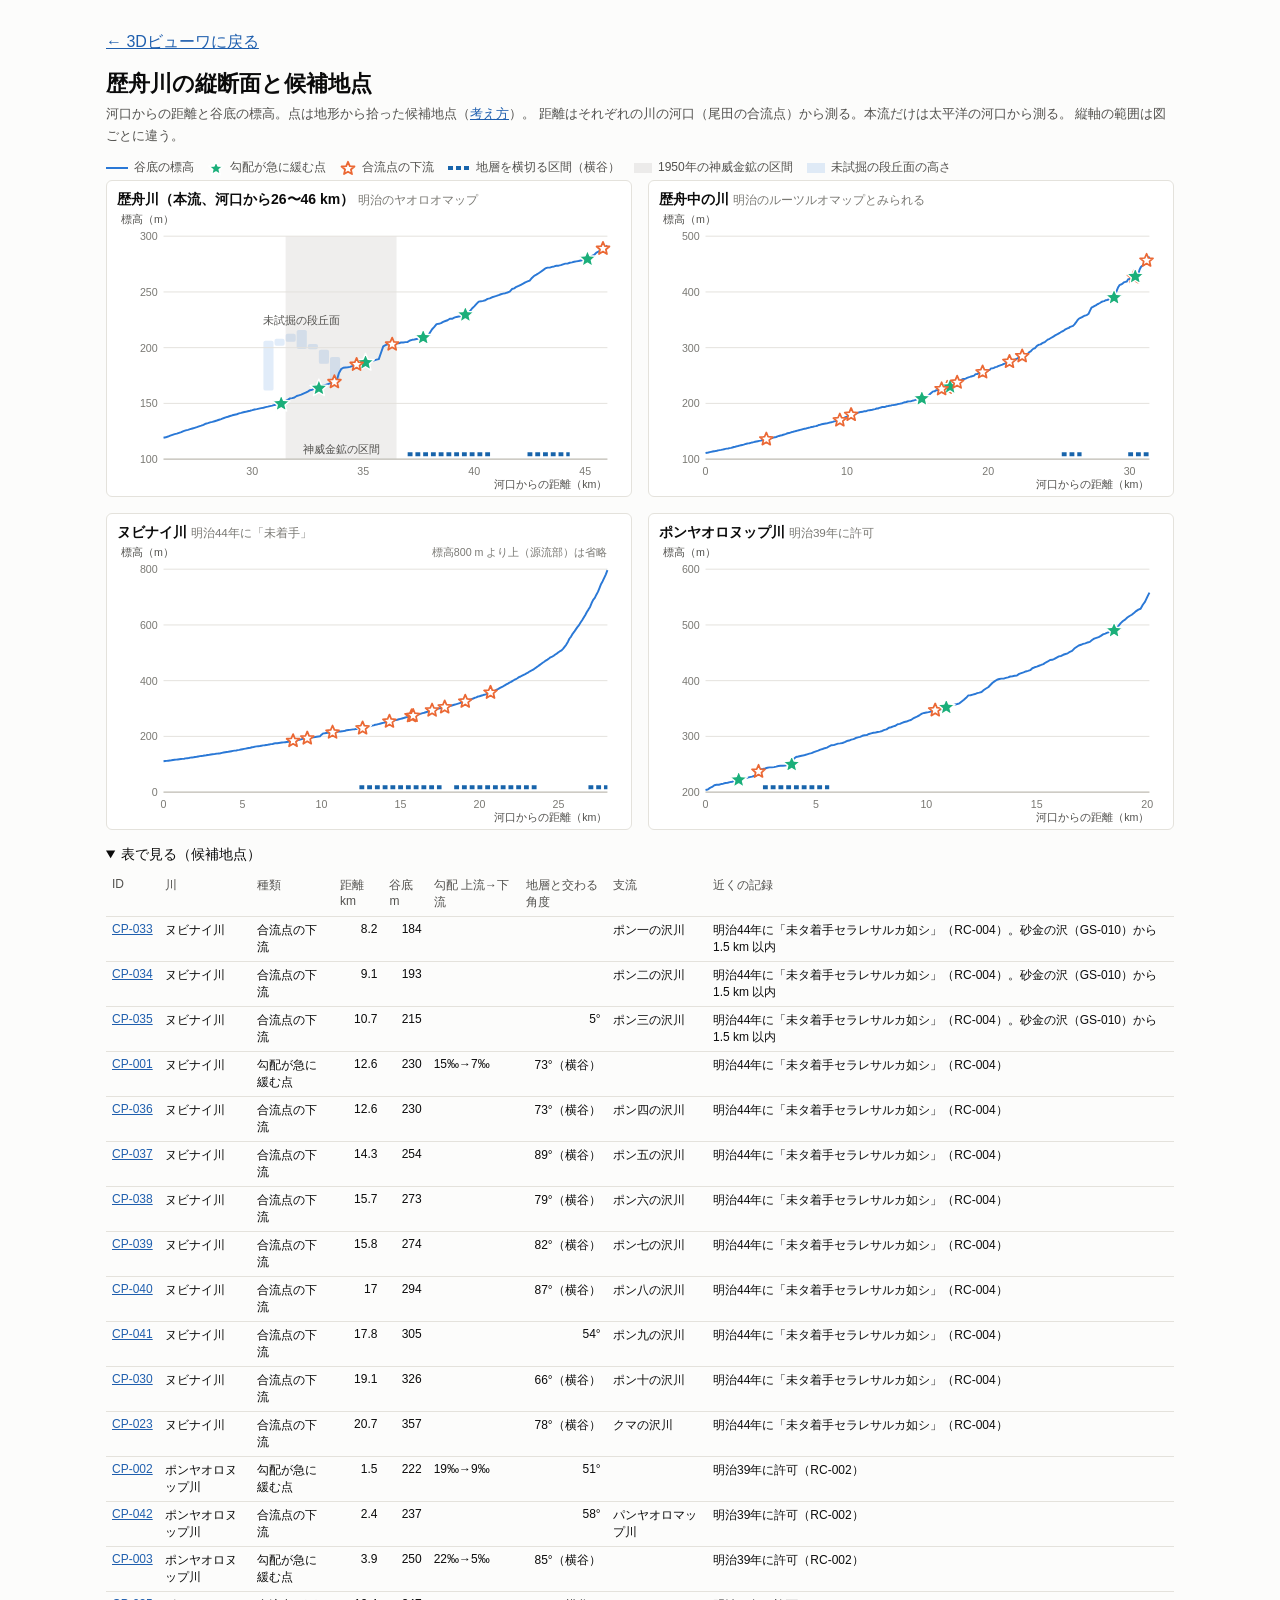
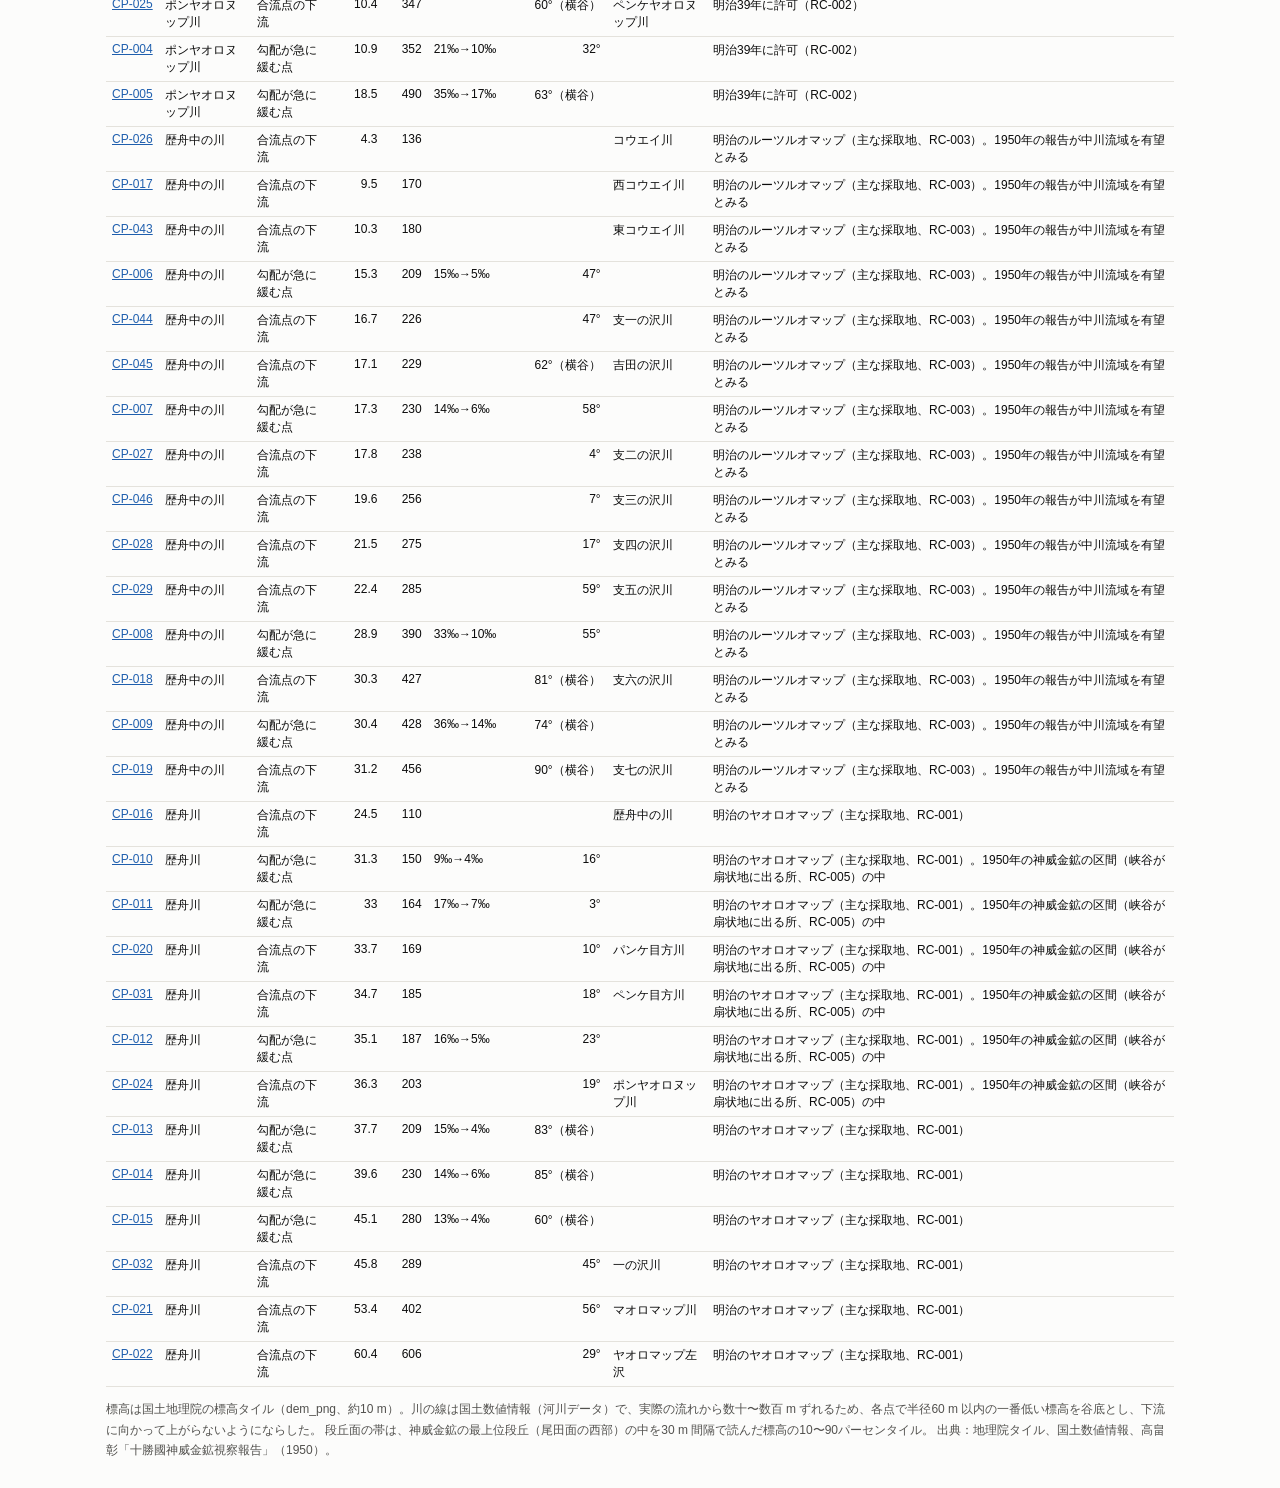
<file: profile.html>
<!doctype html>
<html lang="ja">
<head>
  <meta charset="utf-8">
  <meta name="viewport" content="width=device-width, initial-scale=1">
  <title>歴舟川 縦断面</title>
  <style>
    .viz-root {
      color-scheme: light;
      --surface-1: #fcfcfb;
      --text-primary: #0b0b0b;
      --text-secondary: #52514e;
      --text-muted: #7a7974;
      --grid: #e4e2dc;
      --axis: #b9b6ad;
      --series-1: #2a78d6;
      --mark-break: #1baf7a;
      --mark-conf: #eb6834;
      --band-kamui: rgba(120, 118, 110, 0.12);
      --band-terrace: rgba(42, 120, 214, 0.14);
      --cross: #1864ab;
    }
    * { box-sizing: border-box; }
    body { margin: 0; background: var(--surface-1); color: var(--text-primary); font-family: "Hiragino Sans", "Yu Gothic UI", "Meiryo", sans-serif; }
    main { max-width: 1100px; margin: 0 auto; padding: 16px; }
    h1 { font-family: "Hiragino Mincho ProN", "Yu Mincho", serif; font-size: 22px; margin: 4px 0; }
    p.lead { color: var(--text-secondary); font-size: 13px; line-height: 1.7; margin: 4px 0 12px; }
    a { color: #1f5fae; }
    .legend { display: flex; flex-wrap: wrap; gap: 14px; font-size: 12px; color: var(--text-secondary); margin: 8px 0 4px; }
    .legend span { display: inline-flex; align-items: center; gap: 6px; }
    .grid { display: grid; grid-template-columns: repeat(auto-fit, minmax(480px, 1fr)); gap: 16px; }
    @media (max-width: 560px) { .grid { grid-template-columns: 1fr; } }
    figure { margin: 0; background: #fff; border: 1px solid var(--grid); border-radius: 6px; padding: 10px 10px 4px; position: relative; }
    figcaption { font-size: 14px; font-weight: bold; margin-bottom: 2px; }
    figcaption small { font-weight: normal; color: var(--text-muted); }
    figure > svg { width: 100%; height: auto; display: block; overflow: visible; }
    .legend svg { flex: none; }
    td:first-child { white-space: nowrap; }
    .tip { position: absolute; pointer-events: none; background: #fff; border: 1px solid var(--axis); border-radius: 4px; padding: 6px 8px; font-size: 12px; line-height: 1.5; box-shadow: 0 2px 6px #0002; white-space: nowrap; display: none; z-index: 2; }
    table { border-collapse: collapse; width: 100%; font-size: 12px; margin-top: 8px; }
    th, td { border-bottom: 1px solid var(--grid); padding: 5px 6px; text-align: left; vertical-align: top; }
    th { color: var(--text-secondary); font-weight: normal; }
    td.num { text-align: right; font-variant-numeric: tabular-nums; }
    details { margin-top: 16px; }
    summary { cursor: pointer; font-size: 14px; }
    .note { font-size: 12px; color: var(--text-secondary); line-height: 1.7; }
  </style>
</head>
<body class="viz-root">
<main>
  <p><a href="index.html">← 3Dビューワに戻る</a></p>
  <h1>歴舟川の縦断面と候補地点</h1>
  <p class="lead">
    河口からの距離と谷底の標高。点は地形から拾った候補地点（<a href="https://github.com/fujisato-koji/rekifune-gold/blob/main/notes/placer-model.md">考え方</a>）。
    距離はそれぞれの川の河口（尾田の合流点）から測る。本流だけは太平洋の河口から測る。
    縦軸の範囲は図ごとに違う。
  </p>
  <div class="legend" id="legend"></div>
  <div class="grid" id="charts"></div>
  <details open>
    <summary>表で見る（候補地点）</summary>
    <table id="table"></table>
  </details>
  <p class="note">
    標高は国土地理院の標高タイル（dem_png、約10 m）。川の線は国土数値情報（河川データ）で、実際の流れから数十〜数百 m ずれるため、各点で半径60 m 以内の一番低い標高を谷底とし、下流に向かって上がらないようにならした。
    段丘面の帯は、神威金鉱の最上位段丘（尾田面の西部）の中を30 m 間隔で読んだ標高の10〜90パーセンタイル。
    出典：地理院タイル、国土数値情報、高畠彰「十勝國神威金鉱視察報告」（1950）。
  </p>
</main>
<script>
const NS = 'http://www.w3.org/2000/svg';
const RIVERS = [
  { name: '歴舟川', label: '歴舟川（本流、河口から26〜46 km）', from: 26, to: 46, note: '明治のヤオロオマップ' },
  { name: '歴舟中の川', label: '歴舟中の川', from: 0, note: '明治のルーツルオマップとみられる' },
  { name: 'ヌビナイ川', label: 'ヌビナイ川', from: 0, note: '明治44年に「未着手」' },
  { name: 'ポンヤオロヌップ川', label: 'ポンヤオロヌップ川', from: 0, note: '明治39年に許可' },
];
const Y_CAP = 800;
// 神威金鉱の区間（ポンヤオロヌップ川の合流点から下流へ 5 km、RC-005）
const KAMUI = { river: '歴舟川', from: 31.5, to: 36.5 };

const el = (tag, attrs = {}, parent) => {
  const e = document.createElementNS(NS, tag);
  for (const [k, v] of Object.entries(attrs)) e.setAttribute(k, v);
  if (parent) parent.appendChild(e);
  return e;
};
const niceStep = (range, target) => {
  const raw = range / target;
  const p = 10 ** Math.floor(Math.log10(raw));
  return [1, 2, 5, 10].map((m) => m * p).find((s) => s >= raw);
};
const css = (v) => getComputedStyle(document.body).getPropertyValue(v).trim();
// ★の輪郭（中心 cx, cy、外側の半径 R）
const starPath = (cx, cy, R) => {
  let d = '';
  for (let i = 0; i < 10; i++) {
    const a = -Math.PI / 2 + (i * Math.PI) / 5;
    const r = i % 2 ? R * 0.45 : R;
    d += `${i ? 'L' : 'M'}${(cx + r * Math.cos(a)).toFixed(1)},${(cy + r * Math.sin(a)).toFixed(1)}`;
  }
  return `${d}Z`;
};

function legend() {
  const L = document.getElementById('legend');
  L.innerHTML = `
    <span><svg width="22" height="10"><line x1="0" y1="5" x2="22" y2="5" stroke="${css('--series-1')}" stroke-width="2"/></svg>谷底の標高</span>
    <span><svg width="16" height="16"><path d="${starPath(8, 8.6, 7.5)}" fill="${css('--mark-break')}" stroke="#fff" stroke-width="1.5" stroke-linejoin="round"/></svg>勾配が急に緩む点</span>
    <span><svg width="16" height="16"><path d="${starPath(8, 8.6, 6.8)}" fill="#fff" stroke="${css('--mark-conf')}" stroke-width="1.8" stroke-linejoin="round"/></svg>合流点の下流</span>
    <span><svg width="22" height="10"><line x1="0" y1="5" x2="22" y2="5" stroke="${css('--cross')}" stroke-width="4" stroke-dasharray="5 3"/></svg>地層を横切る区間（横谷）</span>
    <span><svg width="18" height="10"><rect width="18" height="10" fill="${css('--band-kamui')}"/></svg>1950年の神威金鉱の区間</span>
    <span><svg width="18" height="10"><rect width="18" height="10" fill="${css('--band-terrace')}"/></svg>未試掘の段丘面の高さ</span>`;
}

function chart(river, prof, cands, terrace, crossReaches) {
  const W = 520, H = 290, m = { t: 26, r: 14, b: 34, l: 48 };
  const step = prof.step_km;
  const pts = prof.elev_m.map((z, i) => [i * step, z]).filter(([d, z]) => z != null && d >= river.from && d <= (river.to ?? Infinity));
  const cut = pts.filter(([, z]) => z <= Y_CAP);
  const xs = cut.map((p) => p[0]);
  const x0 = Math.min(...xs), x1 = Math.max(...xs);
  let y1 = Math.max(...cut.map((p) => p[1]));
  if (terrace) y1 = Math.max(y1, ...terrace.map((b) => b.terrace_elev_m.p90));
  const y0 = Math.min(...cut.map((p) => p[1]));
  const ys = niceStep(y1 - y0, 5), xsN = niceStep(x1 - x0, 6);
  const Y0 = Math.floor(y0 / ys) * ys, Y1 = Math.ceil(y1 / ys) * ys;
  const X = (d) => m.l + (d - x0) / (x1 - x0) * (W - m.l - m.r);
  const Y = (z) => H - m.b - (z - Y0) / (Y1 - Y0) * (H - m.t - m.b);

  const fig = document.createElement('figure');
  fig.innerHTML = `<figcaption>${river.label} <small>${river.note}</small></figcaption>`;
  const svg = el('svg', { viewBox: `0 0 ${W} ${H}`, role: 'img', 'aria-label': `${river.label}の縦断面` }, fig);
  const tip = document.createElement('div');
  tip.className = 'tip';
  fig.appendChild(tip);

  // 帯（神威金鉱の区間、段丘面）
  if (river.name === KAMUI.river) {
    el('rect', { x: X(KAMUI.from), y: m.t, width: X(KAMUI.to) - X(KAMUI.from), height: H - m.t - m.b, fill: css('--band-kamui') }, svg);
    const t = el('text', { x: (X(KAMUI.from) + X(KAMUI.to)) / 2, y: H - m.b - 6, 'text-anchor': 'middle', 'font-size': 11, fill: css('--text-secondary') }, svg);
    t.textContent = '神威金鉱の区間';
  }
  if (terrace) {
    for (const b of terrace) {
      el('rect', {
        x: X(b.river_km_from), width: X(b.river_km_to) - X(b.river_km_from) - 1,
        y: Y(b.terrace_elev_m.p90), height: Y(b.terrace_elev_m.p10) - Y(b.terrace_elev_m.p90),
        fill: css('--band-terrace'), rx: 2,
      }, svg);
    }
    const top = Math.max(...terrace.map((b) => b.terrace_elev_m.p90));
    const t = el('text', { x: X(terrace[0].river_km_from), y: Y(top) - 6, 'font-size': 11, fill: css('--text-secondary') }, svg);
    t.textContent = '未試掘の段丘面';
  }

  // 目盛り
  for (let z = Y0; z <= Y1 + 1e-6; z += ys) {
    el('line', { x1: m.l, x2: W - m.r, y1: Y(z), y2: Y(z), stroke: css('--grid'), 'stroke-width': 1 }, svg);
    const t = el('text', { x: m.l - 6, y: Y(z) + 4, 'text-anchor': 'end', 'font-size': 11, fill: css('--text-muted') }, svg);
    t.textContent = Math.round(z);
  }
  for (let d = Math.ceil(x0 / xsN) * xsN; d <= x1 + 1e-6; d += xsN) {
    const t = el('text', { x: X(d), y: H - m.b + 16, 'text-anchor': 'middle', 'font-size': 11, fill: css('--text-muted') }, svg);
    t.textContent = Math.round(d * 10) / 10;
  }
  el('line', { x1: m.l, x2: W - m.r, y1: H - m.b, y2: H - m.b, stroke: css('--axis') }, svg);
  const xl = el('text', { x: W - m.r, y: H - 4, 'text-anchor': 'end', 'font-size': 11, fill: css('--text-secondary') }, svg);
  xl.textContent = '河口からの距離（km）';
  const yl = el('text', { x: 4, y: 12, 'font-size': 11, fill: css('--text-secondary') }, svg);
  yl.textContent = '標高（m）';

  // 地層を横切る区間（横軸のすぐ上の破線）
  for (const f of crossReaches) {
    const p = f.properties;
    const a = Math.max(p.from_km, x0), b = Math.min(p.to_km, x1);
    if (b <= a) continue;
    el('line', { x1: X(a), x2: X(b), y1: H - m.b - 5, y2: H - m.b - 5, stroke: css('--cross'), 'stroke-width': 4, 'stroke-dasharray': '5 3' }, svg);
  }

  // 縦断面の線
  const d = cut.map(([a, z], i) => `${i ? 'L' : 'M'}${X(a).toFixed(1)},${Y(z).toFixed(1)}`).join('');
  el('path', { d, fill: 'none', stroke: css('--series-1'), 'stroke-width': 2, 'stroke-linejoin': 'round' }, svg);

  // 十字線
  const cross = el('line', { y1: m.t, y2: H - m.b, stroke: css('--axis'), 'stroke-dasharray': '3 3', visibility: 'hidden' }, svg);
  const dot = el('circle', { r: 4, fill: css('--series-1'), stroke: '#fff', 'stroke-width': 2, visibility: 'hidden' }, svg);

  // 候補の点（重なる点は 2px の白い縁で分ける）
  const marks = [];
  for (const f of cands) {
    const p = f.properties;
    if (p.dist_km < x0 || p.dist_km > x1) continue;
    const i = Math.round(p.dist_km / step);
    const z = prof.elev_m[i];
    if (z == null || z > Y_CAP) continue;
    const brk = p.kind === '勾配が急に緩む点';
    const cx = X(p.dist_km), cy = Y(z);
    el('path', {
      d: starPath(cx, cy, brk ? 9.5 : 7),
      fill: brk ? css('--mark-break') : '#fff', stroke: brk ? '#fff' : css('--mark-conf'),
      'stroke-width': brk ? 1.5 : 1.8, 'stroke-linejoin': 'round',
    }, svg);
    marks.push({ cx, cy, p, z });
  }

  const showTip = (px, py, html) => {
    tip.innerHTML = html;
    tip.style.display = 'block';
    const r = fig.getBoundingClientRect();
    const left = Math.min(px + 12, r.width - tip.offsetWidth - 4);
    tip.style.left = `${left}px`;
    tip.style.top = `${Math.max(4, py - tip.offsetHeight - 8)}px`;
  };
  const hit = el('rect', { x: m.l, y: m.t, width: W - m.l - m.r, height: H - m.t - m.b, fill: 'transparent' }, svg);
  hit.addEventListener('mousemove', (ev) => {
    const r = svg.getBoundingClientRect();
    const sx = (ev.clientX - r.left) / r.width * W;
    const sy = (ev.clientY - r.top) / r.height * H;
    // 近い候補（12px 以内）を優先
    let best = null, bd = 12;
    for (const mk of marks) {
      const dd = Math.hypot(mk.cx - sx, mk.cy - sy);
      if (dd < bd) { bd = dd; best = mk; }
    }
    const px = ev.clientX - fig.getBoundingClientRect().left;
    const py = ev.clientY - fig.getBoundingClientRect().top;
    if (best) {
      cross.setAttribute('visibility', 'hidden'); dot.setAttribute('visibility', 'hidden');
      const p = best.p;
      showTip(px, py, `<b>${p.id}</b> ${p.kind}<br>${p.dist_km} km、谷底 ${Math.round(best.z)} m` +
        (p.grad_up ? `<br>勾配 上流 ${p.grad_up} → 下流 ${p.grad_down}` : '') +
        (p.tributary ? `<br>支流：${p.tributary}` : ''));
      return;
    }
    const dkm = x0 + (sx - m.l) / (W - m.l - m.r) * (x1 - x0);
    const i = Math.round(dkm / step);
    const z = prof.elev_m[i];
    if (z == null || z > Y_CAP) return;
    cross.setAttribute('x1', X(i * step)); cross.setAttribute('x2', X(i * step)); cross.setAttribute('visibility', 'visible');
    dot.setAttribute('cx', X(i * step)); dot.setAttribute('cy', Y(z)); dot.setAttribute('visibility', 'visible');
    let extra = '';
    if (terrace) {
      const b = terrace.find((t) => i * step >= t.river_km_from && i * step < t.river_km_to);
      if (b) extra = `<br>段丘面 ${b.terrace_elev_m.median} m（比高 約${b.relative_height_m_median} m）`;
    }
    showTip(px, py, `${(i * step).toFixed(1)} km、谷底 ${Math.round(z)} m${extra}`);
  });
  hit.addEventListener('mouseleave', () => {
    tip.style.display = 'none'; cross.setAttribute('visibility', 'hidden'); dot.setAttribute('visibility', 'hidden');
  });
  // 候補の点の上にも当たり判定を通す
  hit.parentNode.appendChild(hit);
  if (cut.length < pts.length) {
    const t = el('text', { x: W - m.r, y: 12, 'text-anchor': 'end', 'font-size': 11, fill: css('--text-muted') }, svg);
    t.textContent = river.to ? `河口から${river.from}〜${river.to} kmだけ表示` : `標高${Y_CAP} m より上（源流部）は省略`;
  }
  return fig;
}

Promise.all([
  fetch('data/profiles.json').then((r) => r.json()),
  fetch('data/candidates.geojson').then((r) => r.json()),
  fetch('data/terrace_heights.json').then((r) => r.json()),
  fetch('data/cross_reaches.geojson').then((r) => r.json()),
]).then(([prof, cands, terr, cross]) => {
  legend();
  const host = document.getElementById('charts');
  for (const r of RIVERS) {
    const cs = cands.features.filter((f) => f.properties.river === r.name);
    const xs = cross.features.filter((f) => f.properties.river === r.name);
    host.appendChild(chart(r, prof.rivers[r.name], cs, r.name === '歴舟川' ? terr.by_river_km : null, xs));
  }
  const rows = cands.features.map((f) => f.properties).sort((a, b) => a.river.localeCompare(b.river) || a.dist_km - b.dist_km);
  document.getElementById('table').innerHTML =
    '<tr><th>ID</th><th>川</th><th>種類</th><th class="num">距離 km</th><th class="num">谷底 m</th><th>勾配 上流→下流</th><th class="num">地層と交わる角度</th><th>支流</th><th>近くの記録</th></tr>' +
    rows.map((p) => {
      const z = prof.rivers[p.river].elev_m[Math.round(p.dist_km / 0.1)];
      return `<tr><td><a href="index.html?sel=${p.id}">${p.id}</a></td><td>${p.river}</td><td>${p.kind}</td><td class="num">${p.dist_km}</td><td class="num">${z != null ? Math.round(z) : ''}</td><td>${p.grad_up ? `${p.grad_up}→${p.grad_down}` : ''}</td><td class="num">${p.cross_angle != null ? `${p.cross_angle}°${p.cross_angle >= 60 ? '（横谷）' : ''}` : ''}</td><td>${p.tributary || ''}</td><td>${p.context}</td></tr>`;
    }).join('');
});
</script>
</body>
</html>
</file>
